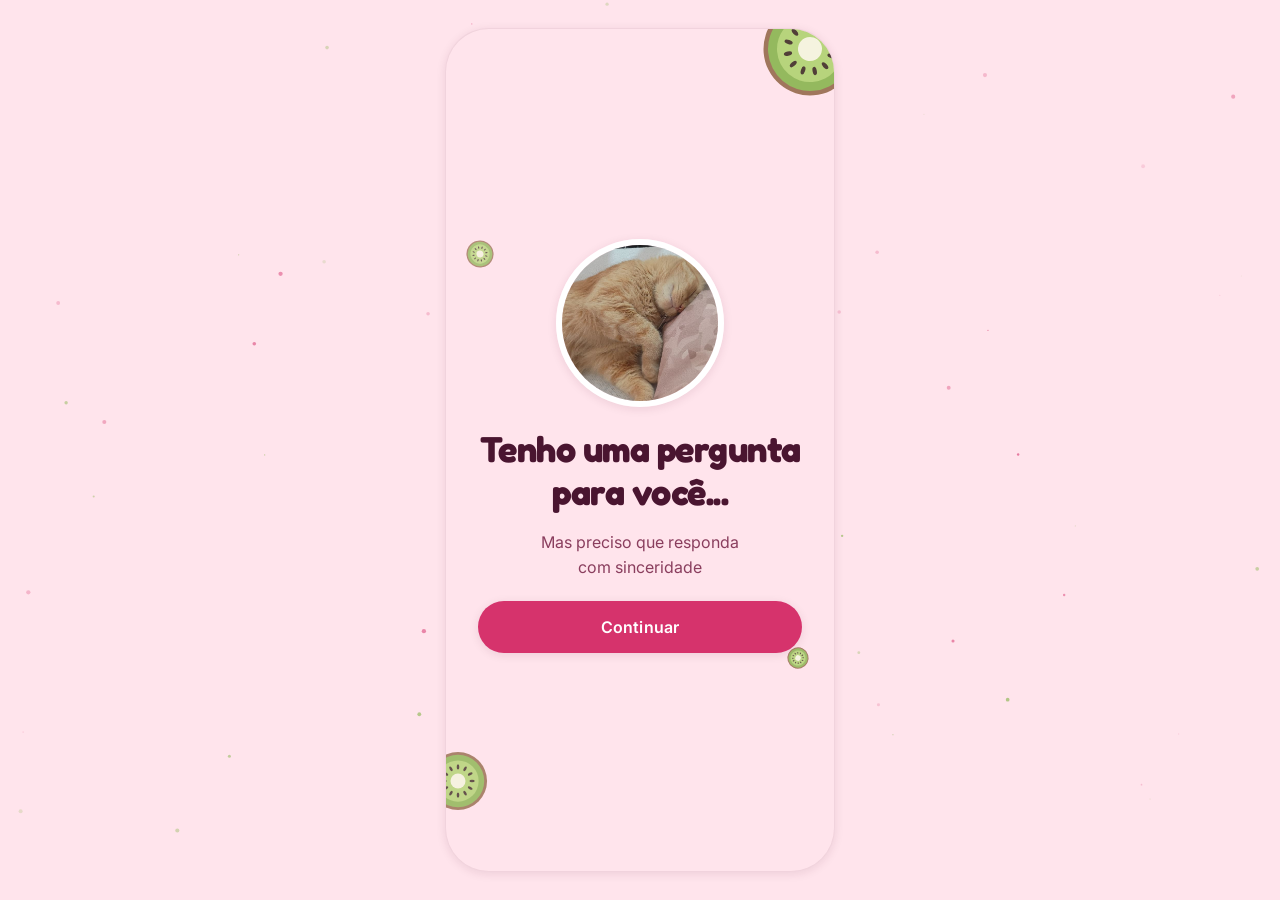
<file: index.html>
<!DOCTYPE html>
<html lang="pt-BR"><head><meta charset="UTF-8"><meta name="viewport" content="width=device-width,initial-scale=1,maximum-scale=1,user-scalable=no"><title>‎</title><meta name="description" content="‎"><meta property="og:type" content="website"><meta property="og:url" content="https://teste-1234.vercel.app/"><meta property="og:title" content="‎"><meta property="og:description" content="‎"><meta property="og:image" content="https://teste-1234.vercel.app/img/og-black.png"><meta property="og:image:width" content="1200"><meta property="og:image:height" content="630"><meta name="twitter:card" content="summary_large_image"><meta name="twitter:image" content="https://teste-1234.vercel.app/img/og-black.png"><link rel="preconnect" href="https://fonts.googleapis.com"><link rel="preconnect" href="https://fonts.gstatic.com" crossorigin><link href="https://fonts.googleapis.com/css2?family=Fredoka:wght@600;700&family=Inter:wght@300;400;500;600;700;800&display=swap" rel="stylesheet"><link rel="stylesheet" href="style.css"></head>
<body>
<svg class="svg-defs" aria-hidden="true"><defs>
<symbol id="kiwi-slice" viewBox="0 0 64 64"><circle cx="32" cy="32" r="31" fill="#8B5E3C"/><circle cx="32" cy="32" r="28" fill="#7DB03F"/><circle cx="32" cy="32" r="22" fill="#A8D163"/><ellipse cx="32" cy="17" rx="1.4" ry="2.8" fill="#2B1B10" transform="rotate(0 32 32)"/><ellipse cx="32" cy="17" rx="1.4" ry="2.8" fill="#2B1B10" transform="rotate(30 32 32)"/><ellipse cx="32" cy="17" rx="1.4" ry="2.8" fill="#2B1B10" transform="rotate(60 32 32)"/><ellipse cx="32" cy="17" rx="1.4" ry="2.8" fill="#2B1B10" transform="rotate(90 32 32)"/><ellipse cx="32" cy="17" rx="1.4" ry="2.8" fill="#2B1B10" transform="rotate(120 32 32)"/><ellipse cx="32" cy="17" rx="1.4" ry="2.8" fill="#2B1B10" transform="rotate(150 32 32)"/><ellipse cx="32" cy="17" rx="1.4" ry="2.8" fill="#2B1B10" transform="rotate(180 32 32)"/><ellipse cx="32" cy="17" rx="1.4" ry="2.8" fill="#2B1B10" transform="rotate(210 32 32)"/><ellipse cx="32" cy="17" rx="1.4" ry="2.8" fill="#2B1B10" transform="rotate(240 32 32)"/><ellipse cx="32" cy="17" rx="1.4" ry="2.8" fill="#2B1B10" transform="rotate(270 32 32)"/><ellipse cx="32" cy="17" rx="1.4" ry="2.8" fill="#2B1B10" transform="rotate(300 32 32)"/><ellipse cx="32" cy="17" rx="1.4" ry="2.8" fill="#2B1B10" transform="rotate(330 32 32)"/><circle cx="32" cy="32" r="8" fill="#F3F7DC"/></symbol>
<symbol id="kiwi-bird-base" viewBox="0 0 170 150"><path d="M60 124 L56 142 M90 126 L94 142 M49 142 L63 142 M87 142 L101 142" stroke="#C9A178" stroke-width="4" stroke-linecap="round" fill="none"/><ellipse cx="75" cy="86" rx="56" ry="44" fill="#8B5E3C"/><path d="M40 70 l6 6 M55 60 l6 7 M35 92 l7 4 M58 100 l6 6 M80 70 l5 7 M72 112 l6 4 M95 98 l5 6" stroke="#6B4429" stroke-width="3" stroke-linecap="round"/><circle cx="120" cy="64" r="23" fill="#8B5E3C"/><path d="M139 72 Q157 90 162 122" stroke="#D9B48A" stroke-width="5" stroke-linecap="round" fill="none"/></symbol>
<symbol id="kiwi-bird-sad" viewBox="0 0 170 150"><use href="#kiwi-bird-base"/><path d="M116 60 Q122 65 128 60" fill="none" stroke="#2B1B10" stroke-width="3" stroke-linecap="round"/><path d="M114 51 L127 55" stroke="#2B1B10" stroke-width="2.5" stroke-linecap="round"/><path d="M125 67 Q120 76 124 79 Q129 77 125 67Z" fill="#8CCDEB"/></symbol>
<symbol id="kiwi-bird-happy" viewBox="0 0 170 150"><use href="#kiwi-bird-base"/><path d="M116 63 Q122 56 128 63" fill="none" stroke="#2B1B10" stroke-width="3" stroke-linecap="round"/><circle cx="130" cy="72" r="4.5" fill="#F4A3B8"/><path d="M140 22 C140 15 150 14 151 21 C152 14 162 15 162 22 C162 30 151 35 151 38 C151 35 140 30 140 22Z" fill="#D6336C"/></symbol>
</defs></svg><canvas id="particles-canvas"></canvas><canvas id="confetti-canvas"></canvas><div id="app">
<section class="screen active" id="screen-1"><div class="screen-content centered"><div class="intro-icon"><img src="img/gato-dormindo.jpeg" alt="Gato laranja dormindo"></div><h1 class="title">Tenho uma pergunta<br>para você...</h1><p class="subtitle">Mas preciso que responda<br>com sinceridade</p><button class="btn btn-primary" id="btn-start">Continuar</button></div></section>
<section class="screen" id="screen-2"><div class="screen-content centered"><div class="question-emoji"><img src="img/gato-olhando.jpeg" alt="Gato laranja olhando de lado"></div><h2 class="question-text">Você aceitaria sair comigo?</h2><div class="no-message" id="no-message"><svg class="no-kiwi" aria-hidden="true"><use href="#kiwi-bird-sad"/></svg><span id="no-message-text"></span></div><div class="buttons-row"><button class="btn btn-primary btn-yes" id="btn-yes">SIM ❤️</button><button class="btn btn-ghost btn-no" id="btn-no">NÃO(sou chata)</button></div></div></section>
<section class="screen" id="screen-3"><div class="screen-content centered"><svg class="loading-icon" aria-hidden="true"><use href="#kiwi-bird-sad"/></svg><h2 class="loading-title">Processando...</h2><div class="progress-container"><div class="progress-bar"><div class="progress-fill" id="progress-fill"></div><svg class="progress-kiwi" id="progress-kiwi" aria-hidden="true"><use href="#kiwi-slice"/></svg></div><span class="progress-percent" id="progress-percent">0%</span></div><p class="progress-message" id="progress-message">Processando resposta...</p></div></section>
<section class="screen" id="screen-4"><div class="screen-content centered"><svg class="result-kiwi" aria-hidden="true"><use href="#kiwi-slice"/></svg><div class="typewriter-container"><p class="typewriter-text" id="typewriter-text"></p></div><div class="typewriter-dots" aria-hidden="true"><span class="active"></span><span></span><span></span></div><button class="btn btn-primary hidden" id="btn-surprise">Ver resultado →</button></div></section>
<section class="screen" id="screen-5"><div class="screen-content centered"><div class="chess-strip chess-strip-lg" aria-hidden="true"><span></span><span></span><span></span><span></span><span></span><span></span><span></span><span></span></div><h2 class="invite-title">Nosso encontro</h2><div class="glass-card" id="invite-card"><div class="invite-row"><span class="invite-icon">📅</span><input type="date" class="invite-input" id="input-data" placeholder="Escolha o dia"></div><div class="invite-row"><span class="invite-icon">🕐</span><input type="time" class="invite-input" id="input-hora" placeholder="Horário"></div><div class="invite-row"><span class="invite-icon">📍</span><input type="text" class="invite-input" id="input-local" placeholder="Onde você prefere?"></div><div class="invite-row"><svg class="pawn-icon" viewBox="0 0 40 48" aria-hidden="true"><circle cx="20" cy="13" r="7"/><path d="M14 21h12l-2 4 3 14H13l3-14z"/><rect x="8" y="41" width="24" height="6" rx="2"/></svg><p class="invite-fixed" id="ativ-fixa">Comer um pastel e perder no xadrez pessoalmente</p></div></div><button class="btn btn-primary" id="btn-confirm">Confirmar presença ❤️</button></div></section>
<section class="screen" id="screen-final"><div class="screen-content centered"><div class="final-illustration"><svg class="final-hearts" aria-hidden="true"><use href="#kiwi-bird-happy"/></svg><svg class="fallen-king" viewBox="0 0 40 48" role="img" aria-label="Rei branco derrubado"><path d="M18 2h4v4h4v4h-4v3a8 8 0 0 1 6 8c0 4-3 7-5 9l3 10H14l3-10c-2-2-5-5-5-9a8 8 0 0 1 6-8v-3h-4V6h4z"/><rect x="8" y="41" width="24" height="6" rx="2"/></svg></div><div class="score-pill">0–1</div><h2 class="final-text" id="final-text"></h2><p class="final-sub">Brancas abandonam. Obrigado por aceitar, prometo que essa foi a única parte que eu programei sem IA</p><button class="btn btn-primary btn-whatsapp" id="btn-whatsapp">Enviar resposta 💬</button><div class="chess-strip chess-strip-sm" aria-hidden="true"><span></span><span></span><span></span><span></span><span></span><span></span><span></span><span></span></div></div></section>
</div><script src="script.js"></script><script>document.querySelectorAll('.screen').forEach((screen)=>{const d=document.createElement('div');d.className='kiwi-decor';d.setAttribute('aria-hidden','true');d.innerHTML='<svg class="decor-lg"><use href="#kiwi-slice"/></svg><svg class="decor-bottom"><use href="#kiwi-slice"/></svg><svg class="decor-sm one"><use href="#kiwi-slice"/></svg><svg class="decor-xs two"><use href="#kiwi-slice"/></svg>';screen.prepend(d)})</script></body></html>
</file>
<file: style.css>
*,*::before,*::after{box-sizing:border-box;margin:0;padding:0}:root{--bg:#FFE4EC;--rose:#D6336C;--rose-soft:#F2B3C8;--wine:#4A1530;--wine-soft:#8A3E5E;--card:#FFFFFF;--kiwi-green:#7DB03F;--kiwi-light:#A8D163;--kiwi-brown:#8B5E3C;--card-radius:20px;--btn-radius:50px;--transition:400ms ease-in-out;--soft-shadow:0 2px 10px rgba(74,21,48,.10)}
html,body{width:100%;height:100%;overflow:hidden;font-family:'Inter',sans-serif;background:var(--bg);color:var(--wine)}h1,h2,.typewriter-text,.final-text{font-family:'Fredoka',sans-serif;font-weight:700}.svg-defs{position:absolute;width:0;height:0;overflow:hidden}#particles-canvas,#confetti-canvas{position:fixed;inset:0;pointer-events:none;z-index:0}#confetti-canvas{z-index:10}#app{position:fixed;inset:0;display:flex;align-items:center;justify-content:center;z-index:1}.screen{position:absolute;width:100%;max-width:390px;height:100%;max-height:844px;display:flex;flex-direction:column;overflow:hidden;opacity:0;transform:translateY(30px);pointer-events:none;transition:opacity var(--transition),transform var(--transition);border-radius:0;background:var(--bg)}.screen.active{opacity:1;transform:translateY(0);pointer-events:all}.screen.exit{opacity:0;transform:translateY(-30px);pointer-events:none}.screen-content{flex:1;display:flex;flex-direction:column;padding:48px 32px 56px;position:relative;z-index:2}.screen-content.centered{justify-content:center;align-items:center;text-align:center;gap:20px}
.kiwi-decor{position:absolute;inset:0;z-index:1;pointer-events:none}.kiwi-decor svg{position:absolute}.decor-lg{width:96px;height:96px;top:-28px;right:-24px;transform:rotate(18deg);opacity:.82}.decor-bottom{width:60px;height:60px;bottom:60px;left:-18px;opacity:.72}.decor-sm{width:28px;height:28px;opacity:.65}.decor-xs{width:22px;height:22px;opacity:.75}.decor-sm.one{top:25%;left:20px;transform:rotate(-12deg)}.decor-xs.two{right:25px;bottom:24%;transform:rotate(28deg)}
.title{font-size:clamp(28px,7vw,36px);line-height:1.2;letter-spacing:-.5px}.subtitle{font-size:16px;line-height:1.6;color:var(--wine-soft);margin-top:-4px}.intro-icon,.question-emoji{width:168px;height:168px;flex:0 0 168px;border-radius:50%;overflow:hidden;border:6px solid #fff;box-shadow:var(--soft-shadow);animation:float 3s ease-in-out infinite}.intro-icon img,.question-emoji img{width:100%;height:100%;object-fit:cover}.question-emoji{animation-name:pulse-emoji}.question-text{font-size:clamp(22px,6vw,30px);line-height:1.3;letter-spacing:-.3px}
.no-message{display:flex;align-items:center;gap:8px;min-height:0;max-width:310px;padding:0;border-radius:999px;background:#fff;color:#B02A5B;box-shadow:var(--soft-shadow);font-size:14px;font-weight:600;opacity:0;visibility:hidden;transition:opacity .3s ease}.no-message.visible{min-height:54px;padding:4px 16px 4px 5px;opacity:1;visibility:visible}.no-kiwi{width:58px;height:51px;flex:0 0 58px}.no-kiwi.shake{animation:kiwi-shake .3s ease}.buttons-row{display:flex;flex-direction:column;gap:14px;width:100%;max-width:280px;margin-top:8px}#btn-no{position:relative;transition:left .25s ease,top .25s ease,opacity .4s ease}#btn-no.escaping{position:absolute;transition:left .25s ease,top .25s ease,opacity .4s ease;z-index:4}
.loading-icon{width:150px;height:132px;animation:float 3s ease-in-out infinite}.loading-title{font-size:24px}.progress-container{width:100%;max-width:300px;display:flex;flex-direction:column;gap:14px;align-items:center}.progress-bar{position:relative;width:100%;height:10px;background:#fff;border-radius:50px}.progress-fill{height:100%;width:0;border-radius:50px;background:var(--rose);transition:width .1s linear}.progress-kiwi{position:absolute;width:30px;height:30px;top:50%;left:-15px;transform:translateY(-50%);transition:left .1s linear}.progress-percent{font-size:13px;font-weight:600;color:var(--wine-soft);letter-spacing:.5px}.progress-message{font-size:15px;color:var(--wine-soft);min-height:22px;transition:opacity .3s ease}.result-kiwi{width:64px;height:64px}
.typewriter-container{max-width:320px;min-height:120px;display:flex;align-items:center;justify-content:center}.typewriter-text{font-size:clamp(20px,5.5vw,26px);line-height:1.4;letter-spacing:-.2px;transition:opacity .3s ease}.typewriter-text::after{content:'|';animation:blink .8s step-end infinite;color:var(--rose)}.typewriter-text.done::after{display:none}.typewriter-dots{display:flex;align-items:center;gap:7px;height:8px}.typewriter-dots span{width:8px;height:8px;border-radius:999px;background:var(--rose-soft);transition:width .25s ease,background .25s ease}.typewriter-dots span.active{width:22px;background:var(--rose)}
.chess-strip{display:flex;border:1.5px solid var(--wine);border-radius:6px;overflow:hidden;flex-shrink:0}.chess-strip span:nth-child(odd){background:var(--wine)}.chess-strip span:nth-child(even){background:#fff}.chess-strip-lg span{width:18px;height:18px}.chess-strip-sm span{width:14px;height:14px}.invite-title{font-size:26px;letter-spacing:-.3px}.glass-card{width:100%;max-width:320px;background:#fff;border:1px solid #F7CFDC;border-radius:var(--card-radius);padding:28px 24px;display:flex;flex-direction:column;gap:20px;box-shadow:var(--soft-shadow)}.invite-row{display:flex;align-items:center;gap:12px;transition:opacity .4s ease,transform .4s ease}.invite-row.hidden-row{opacity:0;transform:translateX(-20px)}.invite-row.visible-row{opacity:1;transform:translateX(0)}.invite-icon{font-size:24px;flex-shrink:0}.invite-input{flex:1;min-width:0;background:#fff;border:1.5px solid var(--rose-soft);border-radius:8px;padding:10px 14px;color:var(--wine);font-size:.95rem;font-family:inherit;outline:none;transition:border-color .2s}.invite-input::placeholder{color:var(--wine-soft);opacity:.7}.invite-input:focus{border-color:var(--rose)}.pawn-icon{width:20px;height:24px;flex:0 0 20px;fill:var(--rose)}.invite-fixed{flex:1;background:var(--bg);border-radius:10px;padding:10px 14px;font-size:15px;font-weight:600;color:var(--wine);line-height:1.4;text-align:left}
.final-illustration{display:flex;align-items:flex-end;gap:4px}.final-hearts{width:170px;height:150px;animation:heartbeat 1.2s ease-in-out infinite}.fallen-king{width:44px;height:auto;fill:#fff;stroke:var(--wine);stroke-width:1.5px;transform:rotate(0deg);transform-origin:50% 90%;transition:transform .6s ease-out}.fallen-king.fallen{transform:rotate(90deg) translate(-6px,-4px)}.score-pill{background:var(--wine);color:#fff;font-size:13px;font-weight:600;letter-spacing:1px;padding:6px 14px;border-radius:999px;font-variant-numeric:tabular-nums}.final-text{font-size:clamp(24px,6.5vw,32px);line-height:1.2;letter-spacing:-.3px;color:var(--rose)}.final-sub{font-size:14px;color:var(--wine-soft);line-height:1.6;max-width:300px}.btn{font-family:'Inter',sans-serif;font-size:16px;font-weight:600;padding:16px 32px;border:none;border-radius:var(--btn-radius);cursor:pointer;width:100%;letter-spacing:.2px;transition:transform .15s ease,box-shadow .15s ease,opacity .3s ease;-webkit-tap-highlight-color:transparent;position:relative;overflow:hidden}.btn::after{content:'';position:absolute;inset:0;background:rgba(255,255,255,.12);opacity:0;transition:opacity .15s ease;border-radius:inherit}.btn:active::after{opacity:1}.btn:active{transform:scale(.97)}.btn-primary{background:var(--rose);color:#fff;box-shadow:var(--soft-shadow)}.btn-primary:hover{box-shadow:var(--soft-shadow);transform:translateY(-1px)}.btn-ghost{background:#fff;border:1.5px solid var(--rose-soft);color:var(--wine-soft)}.btn-ghost:hover{background:#fff8fa}.btn-whatsapp{background:var(--wine)}.btn.hidden{opacity:0;pointer-events:none}.btn.visible{opacity:1;pointer-events:all;animation:fade-up .5s ease forwards}.btn-yes.celebrate{animation:yes-pulse .6s ease}.floating-heart{position:fixed;font-size:24px;pointer-events:none;z-index:9;animation:float-up 2.5s ease-out forwards;user-select:none}
@keyframes float{0%,100%{transform:translateY(0)}50%{transform:translateY(-12px)}}@keyframes pulse-emoji{0%,100%{transform:scale(1)}50%{transform:scale(1.05)}}@keyframes kiwi-shake{0%,100%{transform:translateX(0) rotate(0)}30%{transform:translateX(-4px) rotate(-4deg)}70%{transform:translateX(4px) rotate(4deg)}}@keyframes heartbeat{0%,100%{transform:scale(1)}14%{transform:scale(1.12)}28%{transform:scale(1)}42%{transform:scale(1.08)}70%{transform:scale(1)}}@keyframes blink{0%,100%{opacity:1}50%{opacity:0}}@keyframes float-up{0%{opacity:1;transform:translateY(0) scale(1) rotate(0)}100%{opacity:0;transform:translateY(-220px) scale(1.4) rotate(20deg)}}@keyframes yes-pulse{0%{transform:scale(1)}30%{transform:scale(1.08);box-shadow:var(--soft-shadow)}60%{transform:scale(.96)}100%{transform:scale(1)}}@keyframes fade-up{from{opacity:0;transform:translateY(12px)}to{opacity:1;transform:translateY(0)}}
@media (min-width:500px){.screen{border:1px solid rgba(74,21,48,.08)}}@media (min-height:900px) and (min-width:500px){.screen{border-radius:44px;box-shadow:var(--soft-shadow)}}@media (max-height:700px){.screen-content{padding-top:28px;padding-bottom:34px;gap:14px}.intro-icon,.question-emoji{width:132px;height:132px;flex-basis:132px}.loading-icon{width:120px;height:106px}}@media (prefers-reduced-motion:reduce){*,*::before,*::after{animation-duration:.01ms!important;transition-duration:.01ms!important}}
</file>
